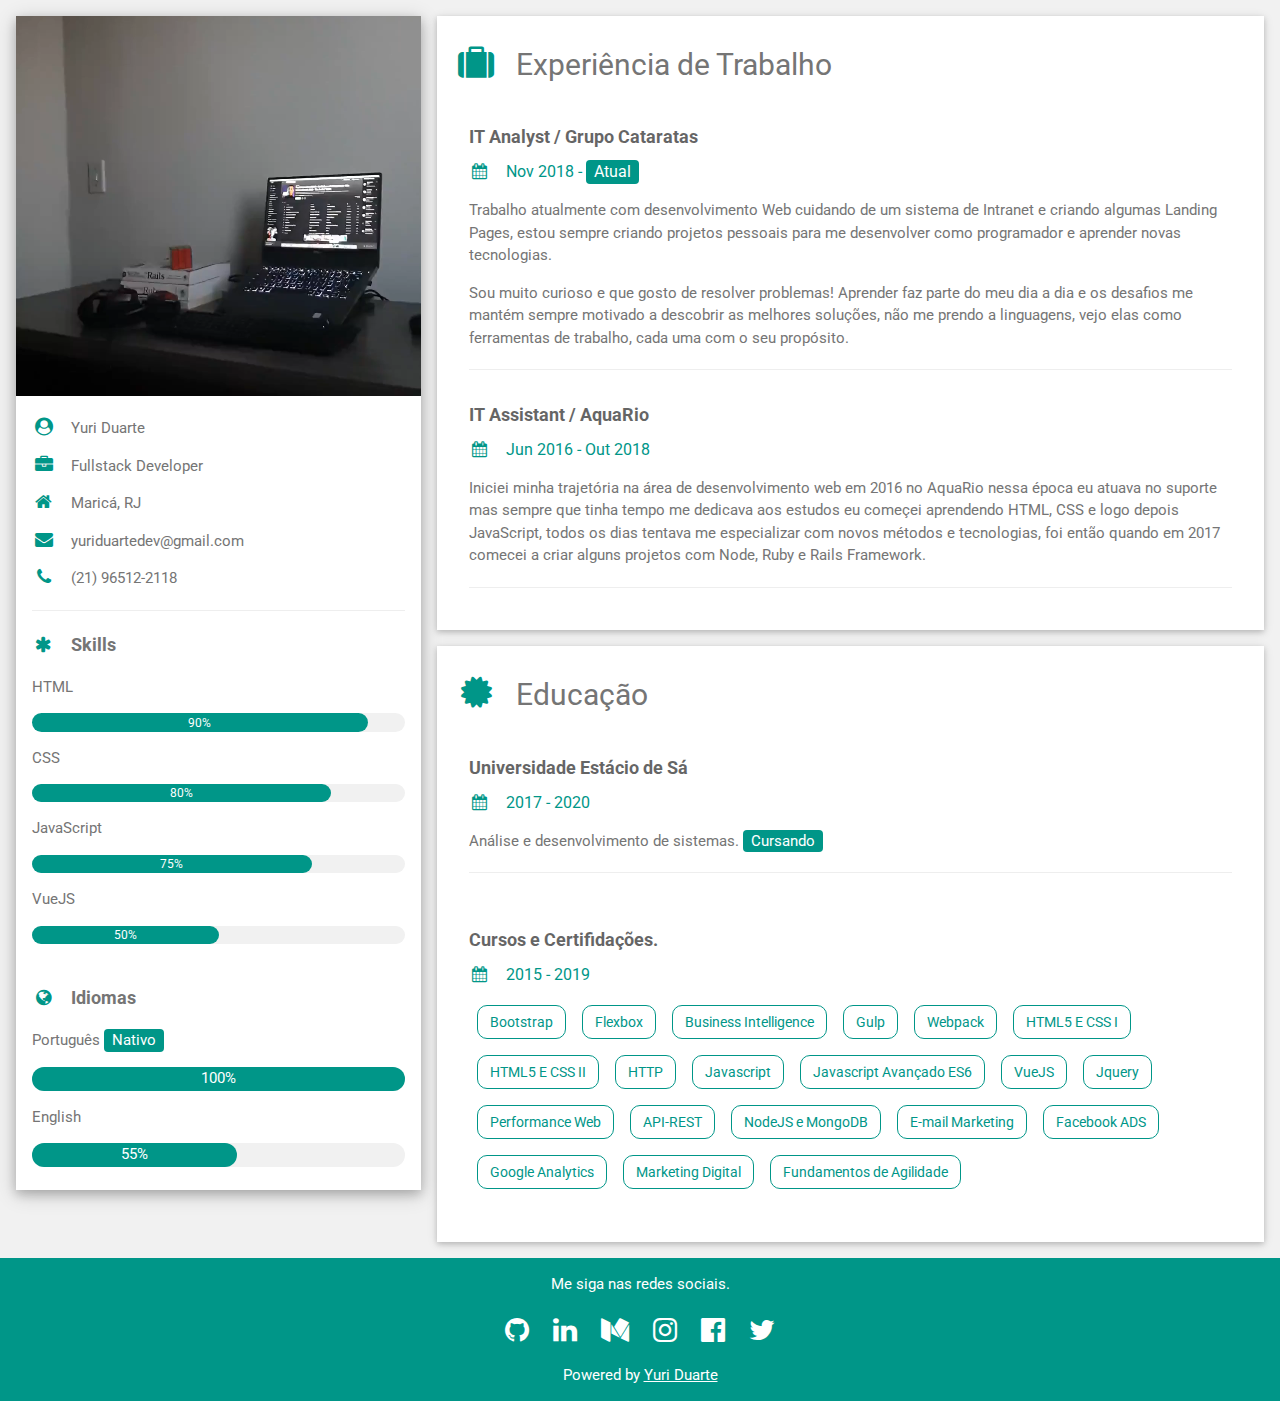
<file: public/index.html>
<!DOCTYPE html>
<html>
<head>
  <title>Yuri Duarte</title>
  <meta charset="UTF-8">
  <meta name="viewport" content="width=device-width, initial-scale=1">
  <link rel="stylesheet" href="https://www.w3schools.com/w3css/4/w3.css">
  <link rel='stylesheet' href='https://fonts.googleapis.com/css?family=Roboto'>
  <link rel="stylesheet" href="https://cdnjs.cloudflare.com/ajax/libs/font-awesome/4.7.0/css/font-awesome.min.css">
  <link rel="stylesheet" href="css/styles.css">
  <script src="https://identity.netlify.com/v1/netlify-identity-widget.js"></script>

  <script data-ad-client="ca-pub-8722023550436773" async src="https://pagead2.googlesyndication.com/pagead/js/adsbygoogle.js"></script>
</head>
<body class="w3-light-grey">
  <!-- <video autoplay loop poster="polina.jpg" class="bg_video">    
    <source src="video/coding-crop.mp4" type="video/mp4">
  </video> -->

<!-- Page Container -->
<div class="w3-content w3-margin-top" style="max-width:1400px;">

  <!-- The Grid -->
  <div class="w3-row-padding">
  
    <!-- Left Column -->
    <div class="w3-third">
    
      <div class="w3-white w3-text-grey w3-card-4">
        <div class="w3-display-container">
          <!-- <img src="https://www.w3schools.com/w3images/avatar_hat.jpg" style="width:100%" alt="Avatar"> -->
          <video src="video/coding-crop.mp4" loop autoplay></video>
          <div class="w3-display-bottomleft w3-container w3-text-black">
          </div>
        </div>
        <div class="w3-container">
          <p><i class="fa fa-user-circle fa-fw w3-margin-right w3-large w3-text-teal"></i>Yuri Duarte</p>
          <p><i class="fa fa-briefcase fa-fw w3-margin-right w3-large w3-text-teal"></i>Fullstack Developer</p>
          <p><i class="fa fa-home fa-fw w3-margin-right w3-large w3-text-teal"></i>Maricá, RJ</p>
          <p><i class="fa fa-envelope fa-fw w3-margin-right w3-large w3-text-teal"></i>yuriduartedev@gmail.com</p>
          <p><i class="fa fa-phone fa-fw w3-margin-right w3-large w3-text-teal"></i>(21) 96512-2118</p>
          <hr>
          <p class="w3-large"><b><i class="fa fa-asterisk fa-fw w3-margin-right w3-text-teal"></i>Skills</b></p>
          <p>HTML</p>
          <div class="w3-light-grey w3-round-xlarge w3-small">
            <div class="w3-container w3-center w3-round-xlarge w3-teal" style="width:90%">90%</div>
          </div>
          <p>CSS</p>
          <div class="w3-light-grey w3-round-xlarge w3-small">
            <div class="w3-container w3-center w3-round-xlarge w3-teal" style="width:80%">
              <div class="w3-center w3-text-white">80%</div>
            </div>
          </div>
          <p>JavaScript</p>
          <div class="w3-light-grey w3-round-xlarge w3-small">
            <div class="w3-container w3-center w3-round-xlarge w3-teal" style="width:75%">75%</div>
          </div>
          <p>VueJS</p>
          <div class="w3-light-grey w3-round-xlarge w3-small">
            <div class="w3-container w3-center w3-round-xlarge w3-teal" style="width:50%">50%</div>
          </div>
          <br>

          <p class="w3-large w3-text-theme"><b><i class="fa fa-globe fa-fw w3-margin-right w3-text-teal"></i>Idiomas</b></p>
          <p>Português <span class="w3-tag w3-teal w3-round">Nativo</span></p>
          <div class="w3-light-grey w3-round-xlarge">
            <div class="w3-round-xlarge w3-teal w3-center" style="height:24px;width:100%">100%</div>
          </div>
          <p>English</p>
          <div class="w3-light-grey w3-round-xlarge">
            <div class="w3-round-xlarge w3-teal w3-center" style="height:24px;width:55%">55%</div>
          </div>          
          <br>
        </div>
      </div><br>

    <!-- End Left Column -->
    </div>

    <!-- Right Column -->
    <div class="w3-twothird">
    
      <div class="w3-container w3-card w3-white w3-margin-bottom">
        <h2 class="w3-text-grey w3-padding-16"><i class="fa fa-suitcase fa-fw w3-margin-right w3-xxlarge w3-text-teal"></i>Experiência de Trabalho</h2>
        <div class="w3-container">
          <h5 class="w3-opacity"><b>IT Analyst / Grupo Cataratas</b></h5>
          <h6 class="w3-text-teal"><i class="fa fa-calendar fa-fw w3-margin-right"></i>Nov 2018 - <span class="w3-tag w3-teal w3-round">Atual</span></h6>
          <p class="color-sec">Trabalho atualmente com desenvolvimento Web cuidando de um sistema de Intranet e criando algumas Landing Pages, estou sempre criando projetos pessoais para me desenvolver como programador e aprender novas tecnologias.</p>
          <p class="color-sec">Sou muito curioso e que gosto de resolver problemas! Aprender faz parte do meu dia a dia e os desafios me mantém sempre motivado a descobrir as melhores soluções, não me prendo a linguagens, vejo elas como ferramentas de trabalho, cada uma com o seu propósito.</p>
          <hr>
        </div>
        <div class="w3-container">
          <h5 class="w3-opacity"><b>IT Assistant / AquaRio</b></h5>
          <h6 class="w3-text-teal"><i class="fa fa-calendar fa-fw w3-margin-right"></i>Jun 2016 - Out 2018</h6>
          <p class="color-sec">Iniciei minha trajetória na área de desenvolvimento web em 2016 no AquaRio nessa época eu atuava no suporte  mas sempre que tinha tempo me dedicava aos estudos eu começei aprendendo HTML, CSS e logo depois JavaScript, todos os dias tentava me especializar com novos métodos e tecnologias, foi então quando em 2017 comecei a criar alguns projetos com Node, Ruby e Rails Framework.</p>
          <hr>
        </div><br>
        
      </div>

      <div class="w3-container w3-card w3-white">
        <h2 class="w3-text-grey w3-padding-16"><i class="fa fa-certificate fa-fw w3-margin-right w3-xxlarge w3-text-teal"></i>Educação</h2>
        <div class="w3-container">
          <h5 class="w3-opacity"><b>Universidade Estácio de Sá</b></h5>
          <h6 class="w3-text-teal"><i class="fa fa-calendar fa-fw w3-margin-right"></i>2017 - 2020</h6>
          <p class="color-sec">Análise e desenvolvimento de sistemas. <span class="w3-tag w3-teal w3-round">Cursando</span></p>
          <hr><br>
        </div>
        <div class="w3-container">
          <h5 class="w3-opacity"><b>Cursos e Certifidações.</b></h5>
          <h6 class="w3-text-teal"><i class="fa fa-calendar fa-fw w3-margin-right"></i>2015 - 2019</h6>
          <div class="items">
            <a href="https://cursos.alura.com.br/user/yuri-duarte/course/bootstrap-criacao-single-page-responsiva/certificate" target="_blank">
              <div class="item badges">Bootstrap</div>
            </a>
            <a href="https://cursos.alura.com.br/user/yuri-duarte/course/posicione-elementos-com-flexbox/certificate" target="_blank">
              <div class="item badges">Flexbox</div>
            </a>
            <a href="https://cursos.alura.com.br/user/yuri-duarte/course/business-intelligence-introducao-inteligencia-empresarial/certificate" target="_blank">
              <div class="item badges">Business Intelligence</div>
            </a>
            <a href="https://cursos.alura.com.br/user/yuri-duarte/course/gulp/certificate" target="_blank">
              <div class="item badges">Gulp</div>
            </a>
            <a href="https://cursos.alura.com.br/user/yuri-duarte/course/webpack/certificate" target="_blank">
              <div class="item badges">Webpack</div>
            </a>
            <a href="https://cursos.alura.com.br/user/yuri-duarte/course/introducao-html-css/certificate" target="_blank">
              <div class="item badges">HTML5 E CSS I</div>
            </a>
            <a href="https://cursos.alura.com.br/user/yuri-duarte/course/avancando-html-css/certificate" target="_blank">
              <div class="item badges">HTML5 E CSS II</div>
            </a>
            <a href="https://cursos.alura.com.br/user/yuri-duarte/course/http-fundamentos/certificate" target="_blank">
              <div class="item badges">HTTP</div>
            </a>
            <a href="https://cursos.alura.com.br/user/yuri-duarte/course/javascript-programando-na-linguagem-web/certificate" target="_blank">
              <div class="item badges">Javascript</div>
            </a>
            <a href="https://cursos.alura.com.br/user/yuri-duarte/course/javascript-es6-orientacao-a-objetos-parte-1/certificate" target="_blank">
              <div class="item badges">Javascript Avançado ES6</div>
            </a>
            <a href="https://www.udemy.com/certificate/UC-T2VOOVXE/" target="_blank">
              <div class="item badges">VueJS</div>
            </a>
            <a href="https://cursos.alura.com.br/user/yuri-duarte/course/jquery-a-biblioteca-do-mercado/certificate" target="_blank">
              <div class="item badges">Jquery</div>
            </a>
            <a href="https://cursos.alura.com.br/user/yuri-duarte/course/otimizacao-performance-web/certificate" target="_blank">
              <div class="item badges">Performance Web</div>
            </a>
            <a href="https://www.udemy.com/certificate/UC-WZTV7WEM/" target="_blank">
              <div class="item badges">API-REST</div>
            </a>
            <a href="https://www.udemy.com/certificate/UC-TX8O0DR8/" target="_blank">
              <div class="item badges">NodeJS e MongoDB</div>            
            </a>
            <a href="https://cursos.alura.com.br/user/yuri-duarte/course/inbound-marketing-introducao/certificate" target="_blank">
              <div class="item badges">E-mail Marketing</div>
            </a>
            <a href="https://cursos.alura.com.br/user/yuri-duarte/course/introducao-ao-google-adwords/certificate" target="_blank">
              <div class="item badges">Facebook ADS</div>
            </a>
            <a href="https://cursos.alura.com.br/user/yuri-duarte/course/google-analytics/certificate" target="_blank">
              <div class="item badges">Google Analytics</div>
            </a>
            <a href="https://cursos.alura.com.br/user/yuri-duarte/course/primeiros-passos-antes-de-criar-um-site/certificate" target="_blank">
              <div class="item badges">Marketing Digital</div>            
            </a>
            <a href="https://cursos.alura.com.br/user/yuri-duarte/course/fundamentos-agilidade/certificate" target="_blank">
              <div class="item badges">Fundamentos de Agilidade</div>
            </a>
          </div><br>
        </div><br>
      </div>

    <!-- End Right Column -->
    </div>
    
  <!-- End Grid -->
  </div>
  
  <!-- End Page Container -->
</div>

<footer class="w3-container w3-teal w3-center w3-margin-top">
  <p>Me siga nas redes sociais.</p>
  <a href="https://github.com/yuriduarte" target="_blank"><i class="social-icons fa fa-github w3-hover-opacity"></i></a>
  <a href="https://www.linkedin.com/in/yuri-duarte/" target="_blank"><i class="social-icons fa fa-linkedin w3-hover-opacity"></i></a>
  <a href="https://medium.com/@yuriduarte314" target="_blank"><i class="social-icons fa fa-medium w3-hover-opacity"></i></a>
  <a href="https://www.instagram.com/yuriduarte23/" target="_blank"><i class="social-icons fa fa-instagram w3-hover-opacity"></i></a>
  <a href="https://www.facebook.com/yuri.duarte.148?ref=bookmarks" target="_blank"><i class="social-icons fa fa-facebook-official w3-hover-opacity"></i></a>
  <a href="https://twitter.com/souto_duarte" target="_blank"><i class="social-icons fa fa-twitter w3-hover-opacity"></i></a>
  <p>Powered by <a href="https://www.yuriduarte.me" target="_blank">Yuri Duarte</a></p>
</footer>

<script>
  if (window.netlifyIdentity) {
    window.netlifyIdentity.on("init", user => {
      if (!user) {
        window.netlifyIdentity.on("login", () => {
          document.location.href = "/admin/";
        });
      }
    });
  }
</script>
</body>
</html>
</file>
<file: public/css/styles.css>
html,
body,
h1,
h2,
h3,
h4,
h5,
h6 {
  font-family: "Roboto", sans-serif;
}
.items {
  overflow: hidden; /* simple clearfix */
}
.color-pry {
  color: #009688;
}
.color-sec {
  color: #757575;
}
.items .item {
  float: left;
  width: auto;
  margin: 8px;
  text-transform: none;
  display: inline-block;
  font-weight: 400;
  text-align: center;
  white-space: nowrap;
  vertical-align: middle;
  touch-action: manipulation;
  cursor: pointer;
  background-image: none;
  border: 1px solid transparent;
  padding: 6px 12px;
  font-size: 14px;
  line-height: 1.42857143;
  border-radius: 10px;
  user-select: none;
  color: #757575;
  border-color: #009688;
  color: #009688;
}
.items .item:hover {
  color: #fff;
  background: #009688;
}
.social-icons {
  font-size: 28px;
  margin: 5px 10px 5px 10px;
  cursor: pointer;
}
video {
  width: 100%;
}
.bg_video {
  position: fixed;
  /* right: 0; 
    bottom: 0; */
  top: 0;
  min-width: 100%;
  min-height: 100%;
  width: auto;
  height: auto;
  z-index: -1000;
  background: url("video/coding-crop.mp4");
  background-size: cover;
}
</file>
